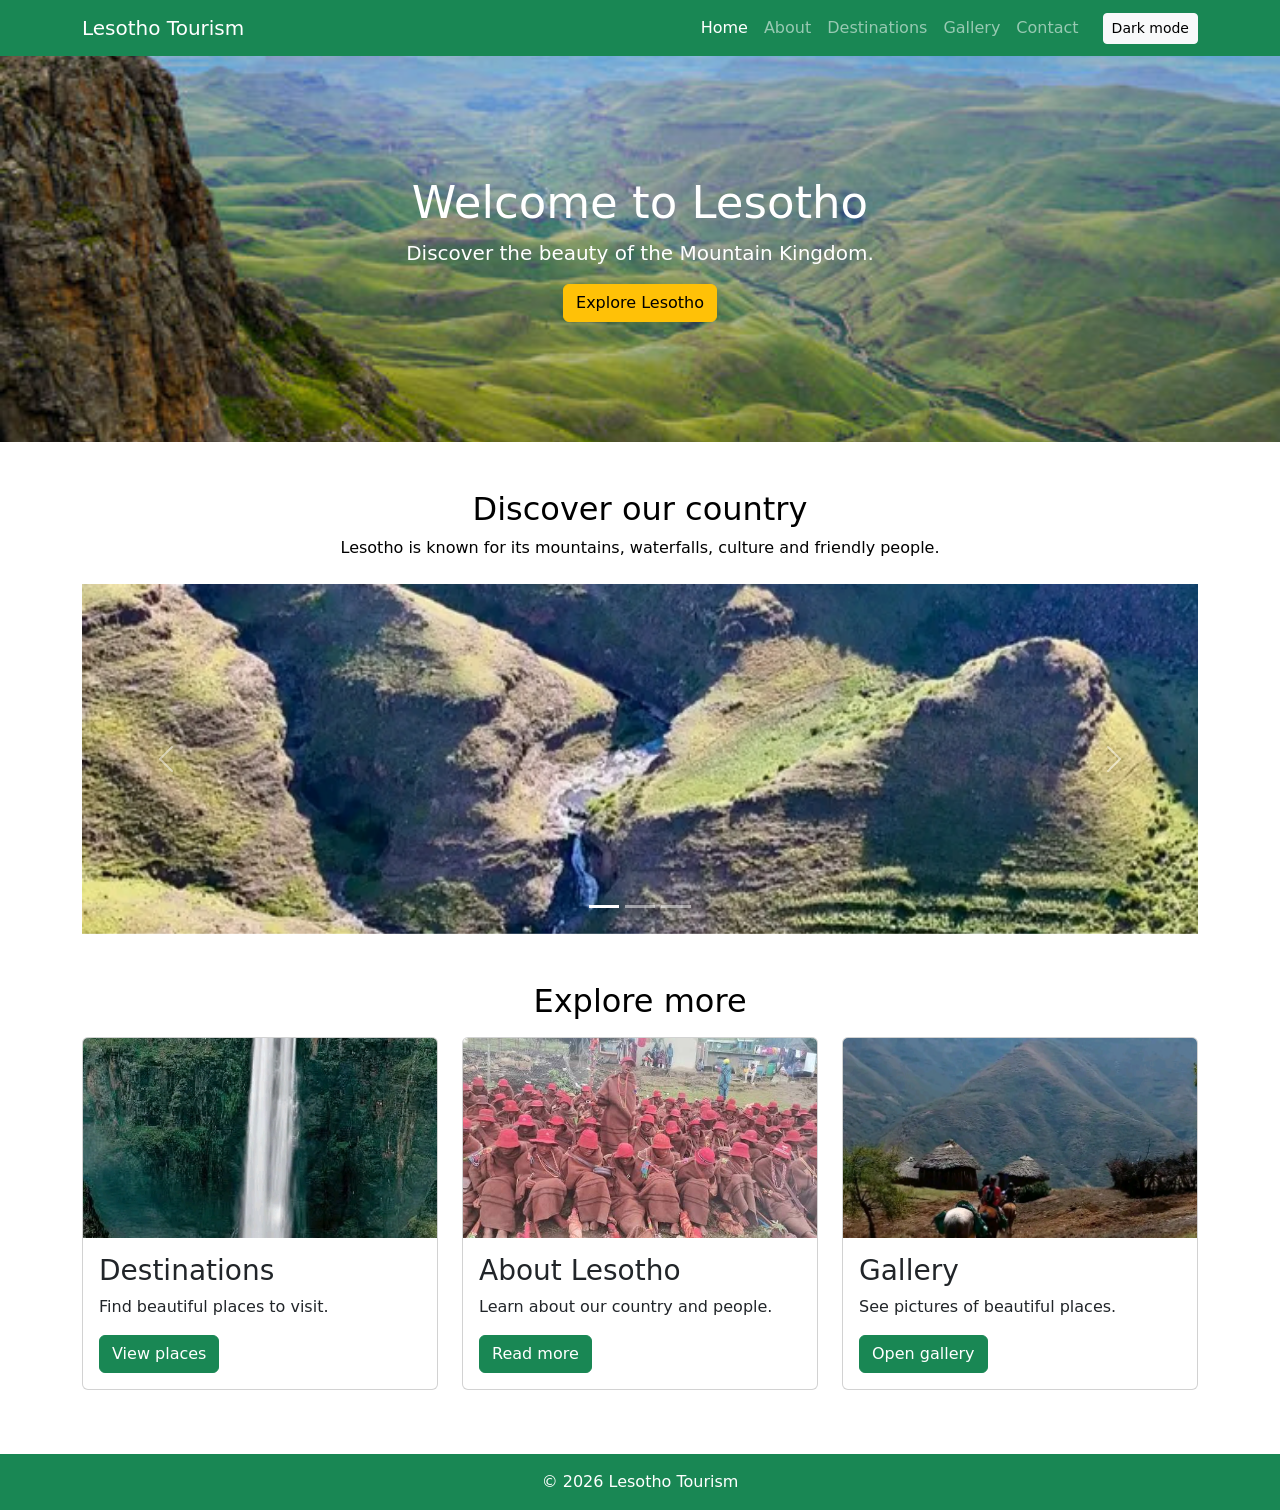
<file: index.html>
<!DOCTYPE html>
<html lang="en">
    <head>
        <meta charset="utf-8">
        <meta content="width=device-width, initial-scale=1.0" name="viewport">
        <title>Lesotho Tourism - Home</title>
        <link href="https://cdn.jsdelivr.net/npm/bootstrap@5.3.3/dist/css/bootstrap.min.css" rel="stylesheet">
        <link rel="stylesheet" href="style.css">
    </head>
    <body>
        <header>
            <nav class="navbar navbar-expand-lg navbar-dark bg-success">
                <div class="container">
                    <a class="navbar-brand" href="index.html">Lesotho Tourism</a>

                    <button class="navbar-toggler" data-bs-target="#menu" data-bs-toggle="collapse" type="button">
                        <span class="navbar-toggler-icon"></span>
                    </button>

                    <div class="collapse navbar-collapse" id="menu">
                        <ul class="navbar-nav ms-auto">
                            <li class="nav-item">
                                <a class="nav-link active" href="index.html">Home</a>
                            </li>
                            <li class="nav-item">
                                <a class="nav-link" href="about.html">About</a>
                            </li>
                            <li class="nav-item">
                                <a class="nav-link" href="destinations.html">Destinations</a>
                            </li>
                            <li class="nav-item">
                                <a class="nav-link" href="gallery.html">Gallery</a>
                            </li>
                            <li class="nav-item">
                                <a class="nav-link" href="contact.html">Contact</a>
                            </li>
                        </ul>

                        <button class="btn btn-light btn-sm ms-lg-3" id="themeButton">Dark mode</button>
                    </div>
                </div>
            </nav>
        </header>

        <main>
            <section class="home">
                <div class="container">
                    <h1>Welcome to Lesotho</h1>
                    <p>Discover the beauty of the Mountain Kingdom.</p>
                    <a class="btn btn-warning" href="destinations.html">Explore Lesotho</a>
                </div>
            </section>

            <section class="container mt-5">
                <h2 class="text-center">Discover our country</h2>
                <p class="text-center">Lesotho is known for its mountains, waterfalls, culture and friendly people.</p>

                <div class="carousel slide mt-4" data-bs-ride="carousel" id="myCarousel">
                    <div class="carousel-indicators">
                        <button class="active" data-bs-slide-to="0" data-bs-target="#myCarousel" type="button"></button>
                        <button data-bs-slide-to="1" data-bs-target="#myCarousel" type="button"></button>
                        <button data-bs-slide-to="2" data-bs-target="#myCarousel" type="button"></button>
                    </div>

                    <div class="carousel-inner">
                        <div class="carousel-item active">
                            <img alt="Lesotho mountains" class="d-block w-100" src="mountains.jpg">
                        </div>

                        <div class="carousel-item">
                            <img alt="Lesotho scenery" class="d-block w-100" src="scenery.jpg">
                        </div>

                        <div class="carousel-item">
                            <img alt="Lesotho nature" class="d-block w-100" src="nature.jpg">
                        </div>
                    </div>

                    <button class="carousel-control-prev" data-bs-slide="prev" data-bs-target="#myCarousel" type="button">
                        <span class="carousel-control-prev-icon"></span>
                    </button>

                    <button class="carousel-control-next" data-bs-slide="next" data-bs-target="#myCarousel" type="button">
                        <span class="carousel-control-next-icon"></span>
                    </button>
                </div>
            </section>

            <section class="container mt-5 mb-5">
                <h2 class="text-center">Explore more</h2>

                <div class="row mt-3">
                    <div class="col-md-4 mb-3">
                        <div class="card h-100">
                            <img alt="Tourist place" class="card-img-top" src="maletsunyane.jpg">
                            <div class="card-body">
                                <h3>Destinations</h3>
                                <p>Find beautiful places to visit.</p>
                                <a class="btn btn-success" href="destinations.html">View places</a>
                            </div>
                        </div>
                    </div>

                    <div class="col-md-4 mb-3">
                        <div class="card h-100">
                            <img alt="Lesotho culture" class="card-img-top" src="makoloane.jpg">
                            <div class="card-body">
                                <h3>About Lesotho</h3>
                                <p>Learn about our country and people.</p>
                                <a class="btn btn-success" href="about.html">Read more</a>
                            </div>
                        </div>
                    </div>

                    <div class="col-md-4 mb-3">
                        <div class="card h-100">
                            <img alt="Lesotho scenery" class="card-img-top" src="scenery.jpg">
                            <div class="card-body">
                                <h3>Gallery</h3>
                                <p>See pictures of beautiful places.</p>
                                <a class="btn btn-success" href="gallery.html">Open gallery</a>
                            </div>
                        </div>
                    </div>
                </div>
            </section>
        </main>

        <footer class="bg-success text-white text-center p-3 mt-5">
            © 2026 Lesotho Tourism
        </footer>

        <script src="https://cdn.jsdelivr.net/npm/bootstrap@5.3.3/dist/js/bootstrap.bundle.min.js"></script>
        <script src="script.js"></script>
    </body>
</html>
</file>
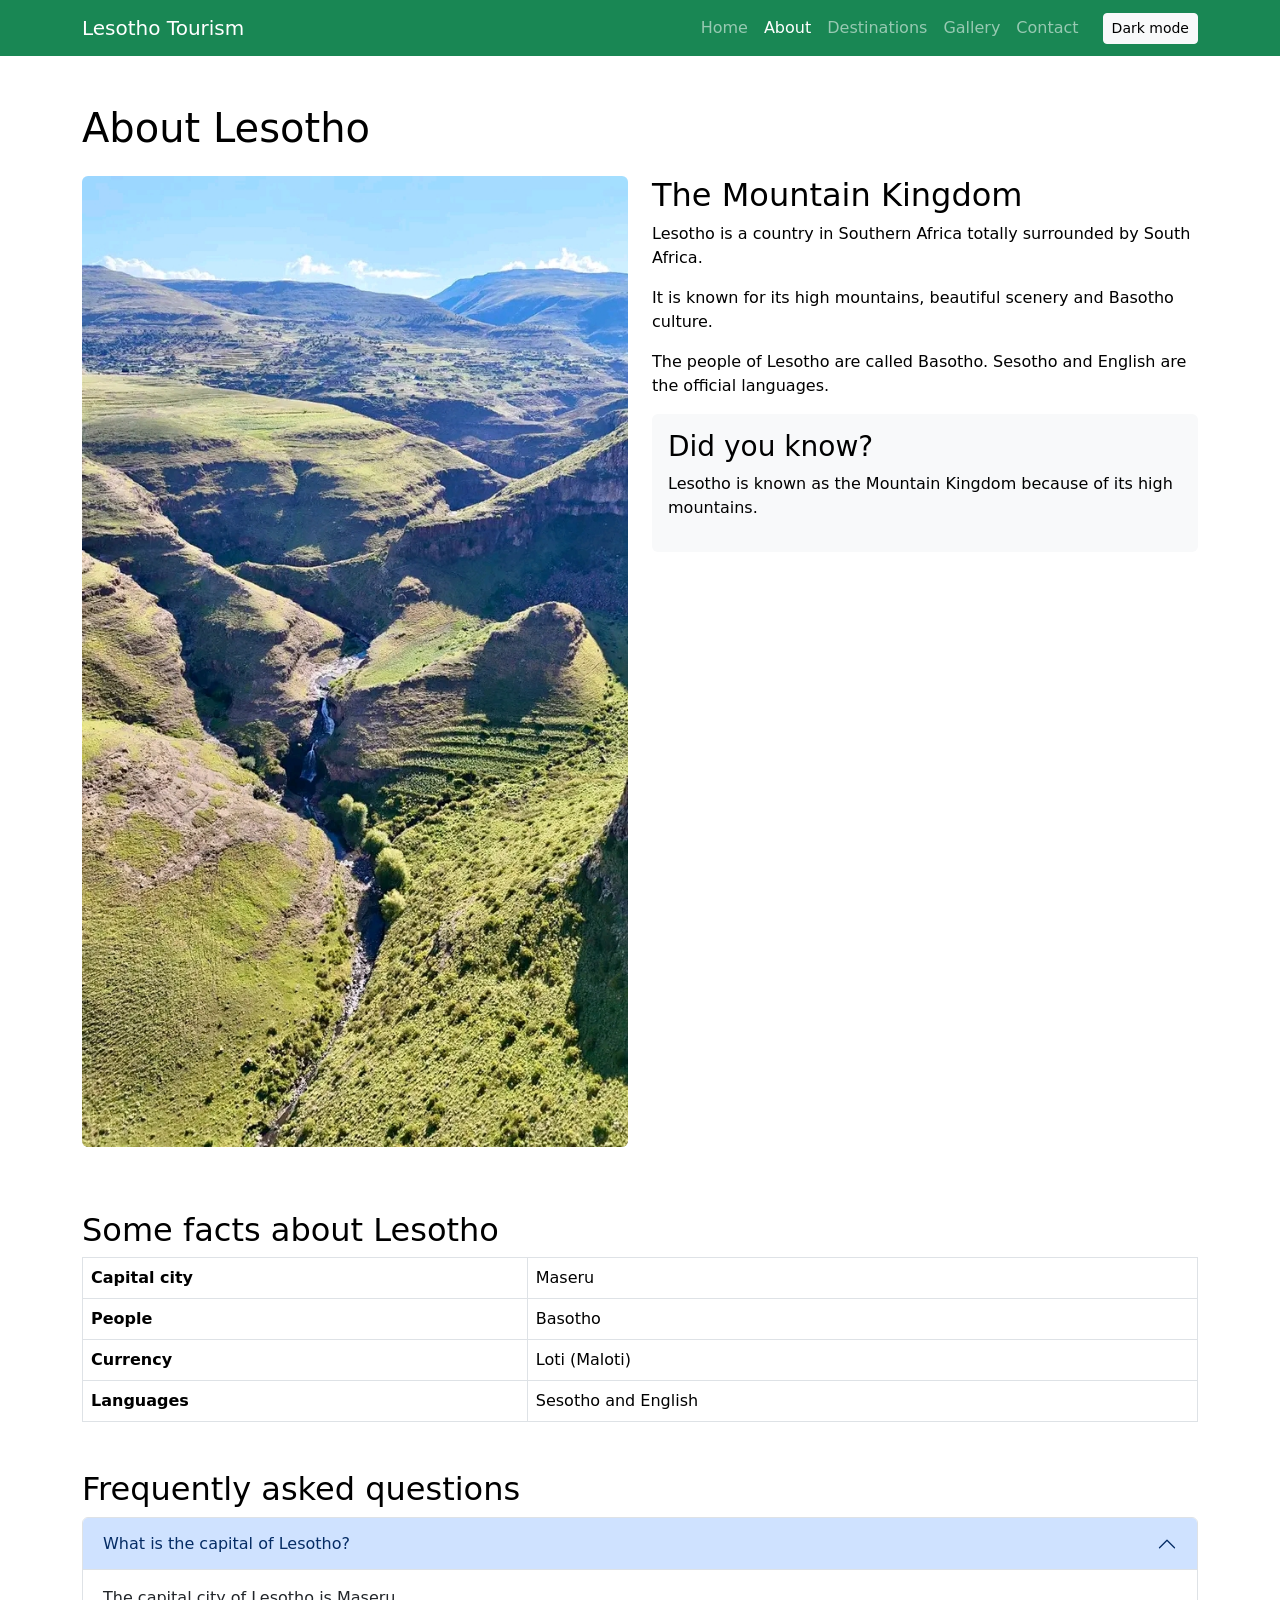
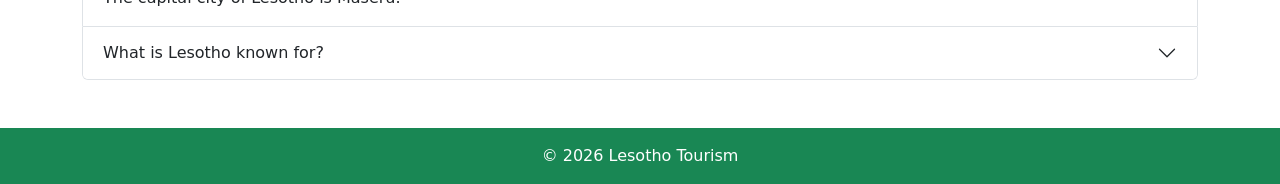
<file: about.html>
<!DOCTYPE html>
<html lang="en">
    <head>
        <meta charset="utf-8">
        <meta content="width=device-width, initial-scale=1.0" name="viewport">
        <title>About Lesotho</title>
        <link href="https://cdn.jsdelivr.net/npm/bootstrap@5.3.3/dist/css/bootstrap.min.css" rel="stylesheet">
        <link href="style.css" rel="stylesheet">
    </head>
    <body>
        <header>
            <nav class="navbar navbar-expand-lg navbar-dark bg-success">
                <div class="container">
                    <a class="navbar-brand" href="index.html">Lesotho Tourism</a>

                    <button class="navbar-toggler" data-bs-target="#menu" data-bs-toggle="collapse" type="button">
                        <span class="navbar-toggler-icon"></span>
                    </button>

                    <div class="collapse navbar-collapse" id="menu">
                        <ul class="navbar-nav ms-auto">
                            <li class="nav-item">
                                <a class="nav-link" href="index.html">Home</a>
                            </li>
                            <li class="nav-item">
                                <a class="nav-link active" href="about.html">About</a>
                            </li>
                            <li class="nav-item">
                                <a class="nav-link" href="destinations.html">Destinations</a>
                            </li>
                            <li class="nav-item">
                                <a class="nav-link" href="gallery.html">Gallery</a>
                            </li>
                            <li class="nav-item">
                                <a class="nav-link" href="contact.html">Contact</a>
                            </li>
                        </ul>

                        <button class="btn btn-light btn-sm ms-lg-3" id="themeButton">Dark mode</button>
                    </div>
                </div>
            </nav>
        </header>

        <main>
            <section class="container mt-5">
                <h1>About Lesotho</h1>

                <div class="row mt-4">
                    <div class="col-md-6 mb-3">
                        <img alt="Lesotho mountains" class="img-fluid rounded" src="mountains.jpg">
                    </div>

                    <div class="col-md-6">
                        <article>
                            <h2>The Mountain Kingdom</h2>
                            <p>Lesotho is a country in Southern Africa totally surrounded by South Africa.</p>
                            <p>It is known for its high mountains, beautiful scenery and Basotho culture.</p>
                            <p>The people of Lesotho are called Basotho. Sesotho and English are the official languages.</p>
                        </article>

                        <aside class="bg-light p-3 rounded">
                            <h3>Did you know?</h3>
                            <p>Lesotho is known as the Mountain Kingdom because of its high mountains.</p>
                        </aside>
                    </div>
                </div>
            </section>

            <section class="container mt-5">
                <h2>Some facts about Lesotho</h2>

                <table class="table table-bordered">
                    <tr>
                        <th>Capital city</th>
                        <td>Maseru</td>
                    </tr>
                    <tr>
                        <th>People</th>
                        <td>Basotho</td>
                    </tr>
                    <tr>
                        <th>Currency</th>
                        <td>Loti (Maloti)</td>
                    </tr>
                    <tr>
                        <th>Languages</th>
                        <td>Sesotho and English</td>
                    </tr>
                </table>
            </section>

            <section class="container mt-5 mb-5">
                <h2>Frequently asked questions</h2>

                <div class="accordion" id="questions">
                    <div class="accordion-item">
                        <h3 class="accordion-header">
                            <button class="accordion-button" data-bs-target="#one" data-bs-toggle="collapse" type="button">
                                What is the capital of Lesotho?
                            </button>
                        </h3>

                        <div class="accordion-collapse collapse show" data-bs-parent="#questions" id="one">
                            <div class="accordion-body">
                                The capital city of Lesotho is Maseru.
                            </div>
                        </div>
                    </div>

                    <div class="accordion-item">
                        <h3 class="accordion-header">
                            <button class="accordion-button collapsed" data-bs-target="#two" data-bs-toggle="collapse" type="button">
                                What is Lesotho known for?
                            </button>
                        </h3>

                        <div class="accordion-collapse collapse" data-bs-parent="#questions" id="two">
                            <div class="accordion-body">
                                Lesotho is known for its mountains, culture and natural beauty.
                            </div>
                        </div>
                    </div>
                </div>
            </section>
        </main>

        <footer class="bg-success text-white text-center p-3 mt-5">
            © 2026 Lesotho Tourism
        </footer>

        <script src="https://cdn.jsdelivr.net/npm/bootstrap@5.3.3/dist/js/bootstrap.bundle.min.js"></script>
        <script src="script.js"></script>
    </body>
    </html>
</file>
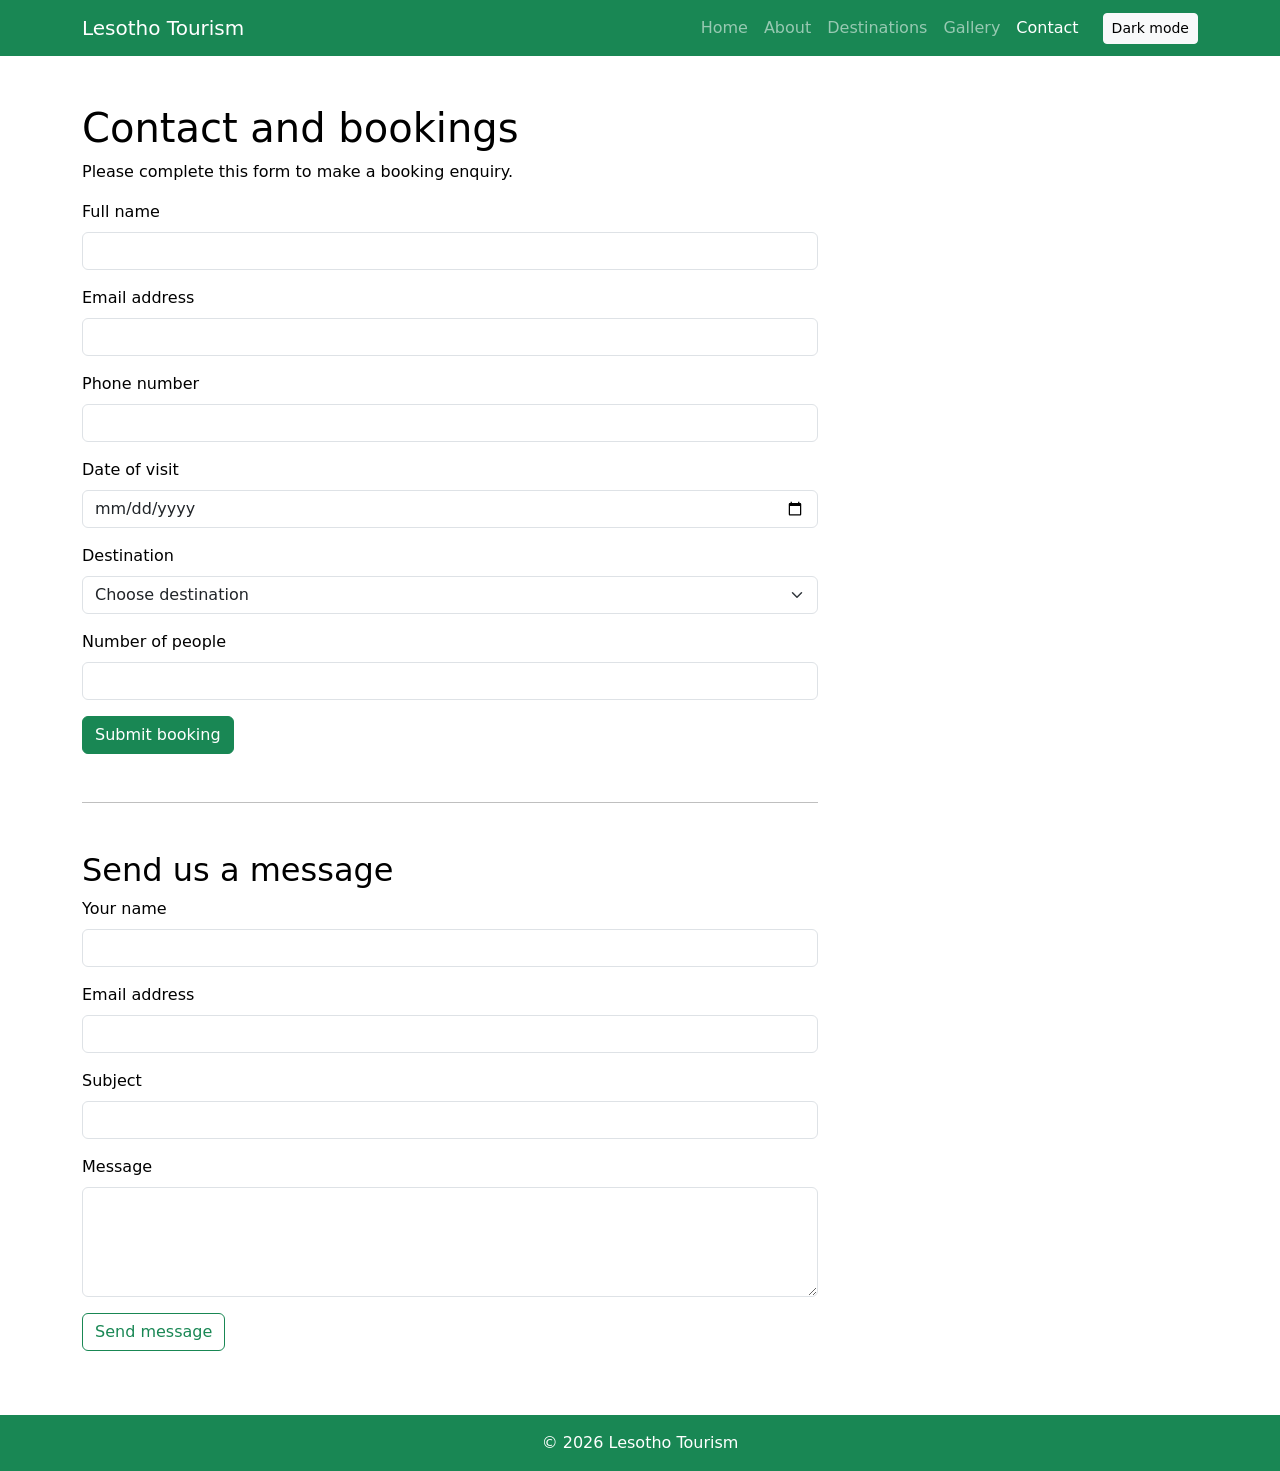
<file: contact.html>
<!DOCTYPE html>
<html lang="en">
    <head>
        <meta charset="utf-8">
        <meta content="width=device-width, initial-scale=1.0" name="viewport">
        <title>Contact and booking</title>
        <link href="https://cdn.jsdelivr.net/npm/bootstrap@5.3.3/dist/css/bootstrap.min.css" rel="stylesheet">
        <link href="style.css" rel="stylesheet">
    </head>
    <body>
        <header>
            <nav class="navbar navbar-expand-lg navbar-dark bg-success">
                <div class="container">
                    <a class="navbar-brand" href="index.html">Lesotho Tourism</a>

                    <button class="navbar-toggler" data-bs-target="#menu" data-bs-toggle="collapse" type="button">
                        <span class="navbar-toggler-icon"></span>
                    </button>

                    <div class="collapse navbar-collapse" id="menu">
                        <ul class="navbar-nav ms-auto">
                            <li class="nav-item">
                                <a class="nav-link" href="index.html">Home</a>
                            </li>
                            <li class="nav-item">
                                <a class="nav-link" href="about.html">About</a>
                            </li>
                            <li class="nav-item">
                                <a class="nav-link" href="destinations.html">Destinations</a>
                            </li>
                            <li class="nav-item">
                                <a class="nav-link" href="gallery.html">Gallery</a>
                            </li>
                            <li class="nav-item">
                                <a class="nav-link active" href="contact.html">Contact</a>
                            </li>
                        </ul>

                        <button class="btn btn-light btn-sm ms-lg-3" id="themeButton">Dark mode</button>
                    </div>
                </div>
            </nav>
        </header>

        <main>
            <section class="container mt-5 mb-5">
                <h1>Contact and bookings</h1>
                <p>Please complete this form to make a booking enquiry.</p>

                <div class="row">
                    <div class="col-md-8">
                        <form id="bookingForm">
                            <div class="mb-3">
                                <label class="form-label" for="name">Full name</label>
                                <input class="form-control" id="name" required type="text">
                            </div>

                            <div class="mb-3">
                                <label class="form-label" for="email">Email address</label>
                                <input class="form-control" id="email" required type="email">
                            </div>

                            <div class="mb-3">
                                <label class="form-label" for="phone">Phone number</label>
                                <input class="form-control" id="phone" required type="tel">
                            </div>

                            <div class="mb-3">
                                <label class="form-label" for="date">Date of visit</label>
                                <input class="form-control" id="date" required type="date">
                            </div>

                            <div class="mb-3">
                                <label class="form-label" for="destination">Destination</label>
                                <select class="form-select" id="destination" required>
                                    <option value="">Choose destination</option>
                                    <option>Maletsunyane Falls</option>
                                    <option>Katse Dam</option>
                                    <option>Thaba Bosiu Heritage Site</option>
                                    <option>Sehlabathebe National Park</option>
                                    <option>Afriski</option>
                                    <option>Liphofung Cave</option>
                                </select>
                            </div>

                            <div class="mb-3">
                                <label class="form-label" for="people">Number of people</label>
                                <input class="form-control" id="people" max="50" min="1" required type="number">
                            </div>

                            <button class="btn btn-success" type="submit">Submit booking</button>
                        </form>

                        <p class="mt-3" id="message"></p>

                        <hr class="my-5">

                        <h2>Send us a message</h2>

                        <form id="contactForm">
                            <div class="mb-3">
                                <label class="form-label" for="contactName">Your name</label>
                                <input class="form-control" id="contactName" required type="text">
                            </div>

                            <div class="mb-3">
                                <label class="form-label" for="contactEmail">Email address</label>
                                <input class="form-control" id="contactEmail" required type="email">
                            </div>

                            <div class="mb-3">
                                <label class="form-label" for="subject">Subject</label>
                                <input class="form-control" id="subject" required type="text">
                            </div>

                            <div class="mb-3">
                                <label class="form-label" for="contactText">Message</label>
                                <textarea class="form-control" id="contactText" required rows="4"></textarea>
                            </div>

                            <button class="btn btn-outline-success" type="submit">Send message</button>
                        </form>

                        <p class="mt-3" id="contactMessage"></p>
                    </div>
                </div>
            </section>
        </main>

        <footer class="bg-success text-white text-center p-3 mt-5">
            © 2026 Lesotho Tourism
        </footer>

        <script src="https://cdn.jsdelivr.net/npm/bootstrap@5.3.3/dist/js/bootstrap.bundle.min.js"></script>
        <script src="script.js"></script>
    </body                              
</html>
</file>
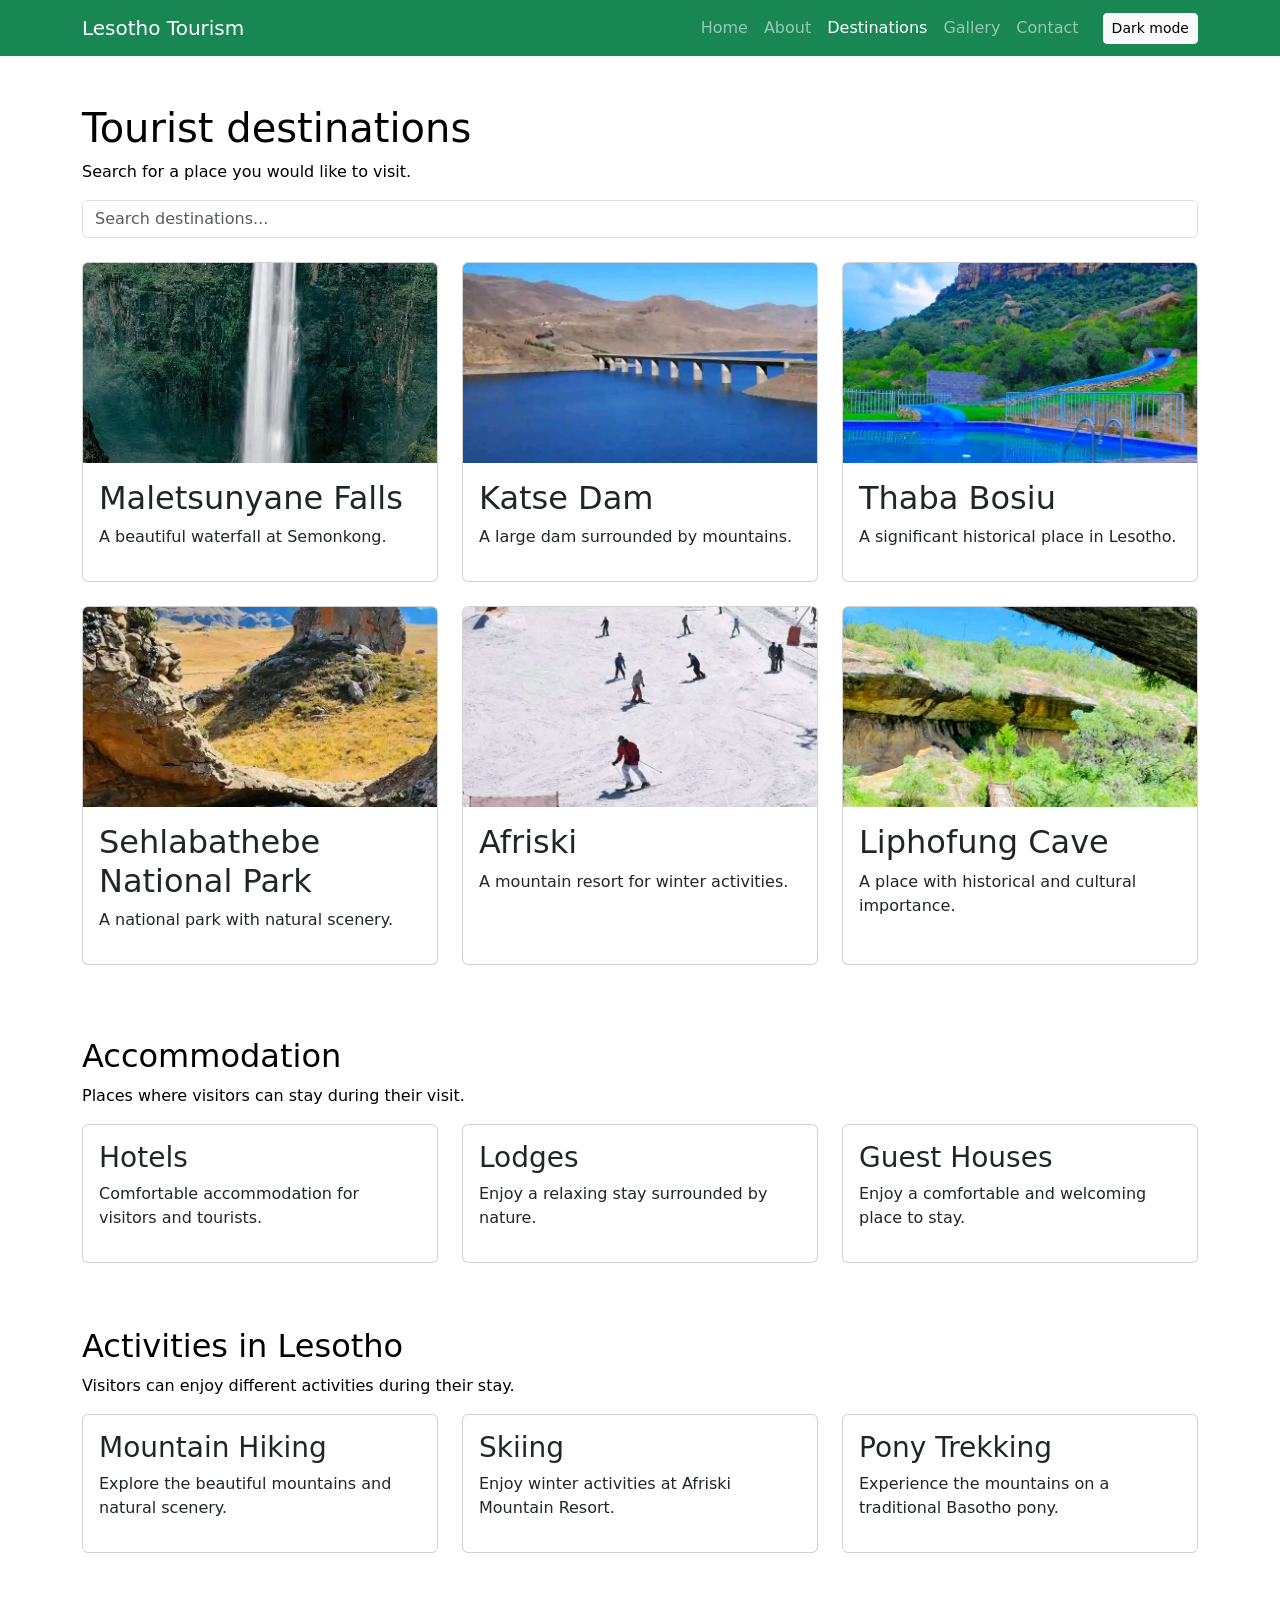
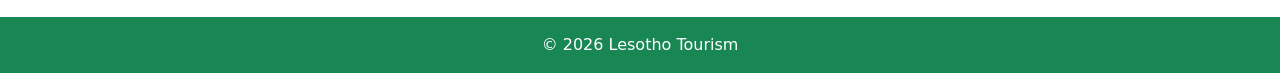
<file: destinations.html>
<!DOCTYPE html>
<html lang="en">
    <head>
        <meta charset="utf-8">
        <meta content="width=device-width, initial-scale=1.0" name="viewport">
        <title>Tourist destinations</title>
        <link href="https://cdn.jsdelivr.net/npm/bootstrap@5.3.3/dist/css/bootstrap.min.css" rel="stylesheet">
        <link href="style.css" rel="stylesheet">
    </head>
    <body>
        <header>
            <nav class="navbar navbar-expand-lg navbar-dark bg-success">
                <div class="container">
                    <a class="navbar-brand" href="index.html">Lesotho Tourism</a>

                    <button class="navbar-toggler" data-bs-target="#menu" data-bs-toggle="collapse" type="button">
                        <span class="navbar-toggler-icon"></span>
                    </button>

                    <div class="collapse navbar-collapse" id="menu">
                        <ul class="navbar-nav ms-auto">
                            <li class="nav-item">
                                <a class="nav-link" href="index.html">Home</a>
                            </li>
                            <li class="nav-item">
                                <a class="nav-link" href="about.html">About</a>
                            </li>
                            <li class="nav-item">
                                <a class="nav-link active" href="destinations.html">Destinations</a>
                            </li>
                            <li class="nav-item">
                                <a class="nav-link" href="gallery.html">Gallery</a>
                            </li>
                            <li class="nav-item">
                                <a class="nav-link" href="contact.html">Contact</a>
                            </li>
                        </ul>

                        <button class="btn btn-light btn-sm ms-lg-3" id="themeButton">Dark mode</button>
                    </div>
                </div>
            </nav>
        </header>

        <main>
            <section class="container mt-5">
                <h1>Tourist destinations</h1>
                <p>Search for a place you would like to visit.</p>

                <input class="form-control mb-4" id="search" placeholder="Search destinations..." type="text">

                <div class="row" id="places">
                    <div class="col-md-4 mb-4 place">
                        <div class="card h-100">
                            <img alt="Maletsunyane Falls" class="card-img-top" src="maletsunyane.jpg">
                            <div class="card-body">
                                <h2>Maletsunyane Falls</h2>
                                <p>A beautiful waterfall at Semonkong.</p>
                            </div>
                        </div>
                    </div>

                    <div class="col-md-4 mb-4 place">
                        <div class="card h-100">
                            <img alt="Katse Dam" class="card-img-top" src="katse.jpg">
                            <div class="card-body">
                                <h2>Katse Dam</h2>
                                <p>A large dam surrounded by mountains.</p>
                            </div>
                        </div>
                    </div>

                    <div class="col-md-4 mb-4 place">
                        <div class="card h-100">
                            <img alt="Thaba Bosiu" class="card-img-top" src="qiloane.jpg">
                            <div class="card-body">
                                <h2>Thaba Bosiu</h2>
                                <p>A significant historical place in Lesotho.</p>
                            </div>
                        </div>
                    </div>

                    <div class="col-md-4 mb-4 place">
                        <div class="card h-100">
                            <img alt="Sehlabathebe" class="card-img-top" src="sehlabathebe.jpg">
                            <div class="card-body">
                                <h2>Sehlabathebe National Park</h2>
                                <p>A national park with natural scenery.</p>
                            </div>
                        </div>
                    </div>

                    <div class="col-md-4 mb-4 place">
                        <div class="card h-100">
                            <img alt="Afriski" class="card-img-top" src="afriski.jpg">
                            <div class="card-body">
                                <h2>Afriski</h2>
                                <p>A mountain resort for winter activities.</p>
                            </div>
                        </div>
                    </div>

                    <div class="col-md-4 mb-4 place">
                        <div class="card h-100">
                            <img alt="Liphofung Cave" class="card-img-top" src="liphofung.jpg">
                            <div class="card-body">
                                <h2>Liphofung Cave</h2>
                                <p>A place with historical and cultural importance.</p>
                            </div>
                        </div>
                    </div>
                </div>

                <p class="text-danger" id="noResults" style="display: none;">No destination found.</p>
            </section>

            <section class="container mt-5">
                <h2>Accommodation</h2>
                <p>Places where visitors can stay during their visit.</p>

                <div class="row">
                    <div class="col-md-4 mb-3">
                        <div class="card h-100">
                            <div class="card-body">
                                <h3>Hotels</h3>
                                <p>Comfortable accommodation for visitors and tourists.</p>
                            </div>
                        </div>
                    </div>

                    <div class="col-md-4 mb-3">
                        <div class="card h-100">
                            <div class="card-body">
                                <h3>Lodges</h3>
                                <p>Enjoy a relaxing stay surrounded by nature.</p>
                            </div>
                        </div>
                    </div>

                    <div class="col-md-4 mb-3">
                        <div class="card h-100">
                            <div class="card-body">
                                <h3>Guest Houses</h3>
                                <p>Enjoy a comfortable and welcoming place to stay.</p>
                            </div>
                        </div>
                    </div>
                </div>
            </section>

            <section class="container mt-5 mb-5">
                <h2>Activities in Lesotho</h2>
                <p>Visitors can enjoy different activities during their stay.</p>

                <div class="row">
                    <div class="col-md-4 mb-3">
                        <div class="card h-100">
                            <div class="card-body">
                                <h3>Mountain Hiking</h3>
                                <p>Explore the beautiful mountains and natural scenery.</p>
                            </div>
                        </div>
                    </div>

                    <div class="col-md-4 mb-3">
                        <div class="card h-100">
                            <div class="card-body">
                                <h3>Skiing</h3>
                                <p>Enjoy winter activities at Afriski Mountain Resort.</p>
                            </div>
                        </div>
                    </div>

                    <div class="col-md-4 mb-3">
                        <div class="card h-100">
                            <div class="card-body">
                                <h3>Pony Trekking</h3>
                                <p>Experience the mountains on a traditional Basotho pony.</p>
                            </div>
                        </div>
                    </div>
                </div>
            </section>
        </main>

        <footer class="bg-success text-white text-center p-3 mt-5">
            © 2026 Lesotho Tourism
        </footer>

        <script src="https://cdn.jsdelivr.net/npm/bootstrap@5.3.3/dist/js/bootstrap.bundle.min.js"></script>
        <script src="script.js"></script>
    </body>
</html>
</file>
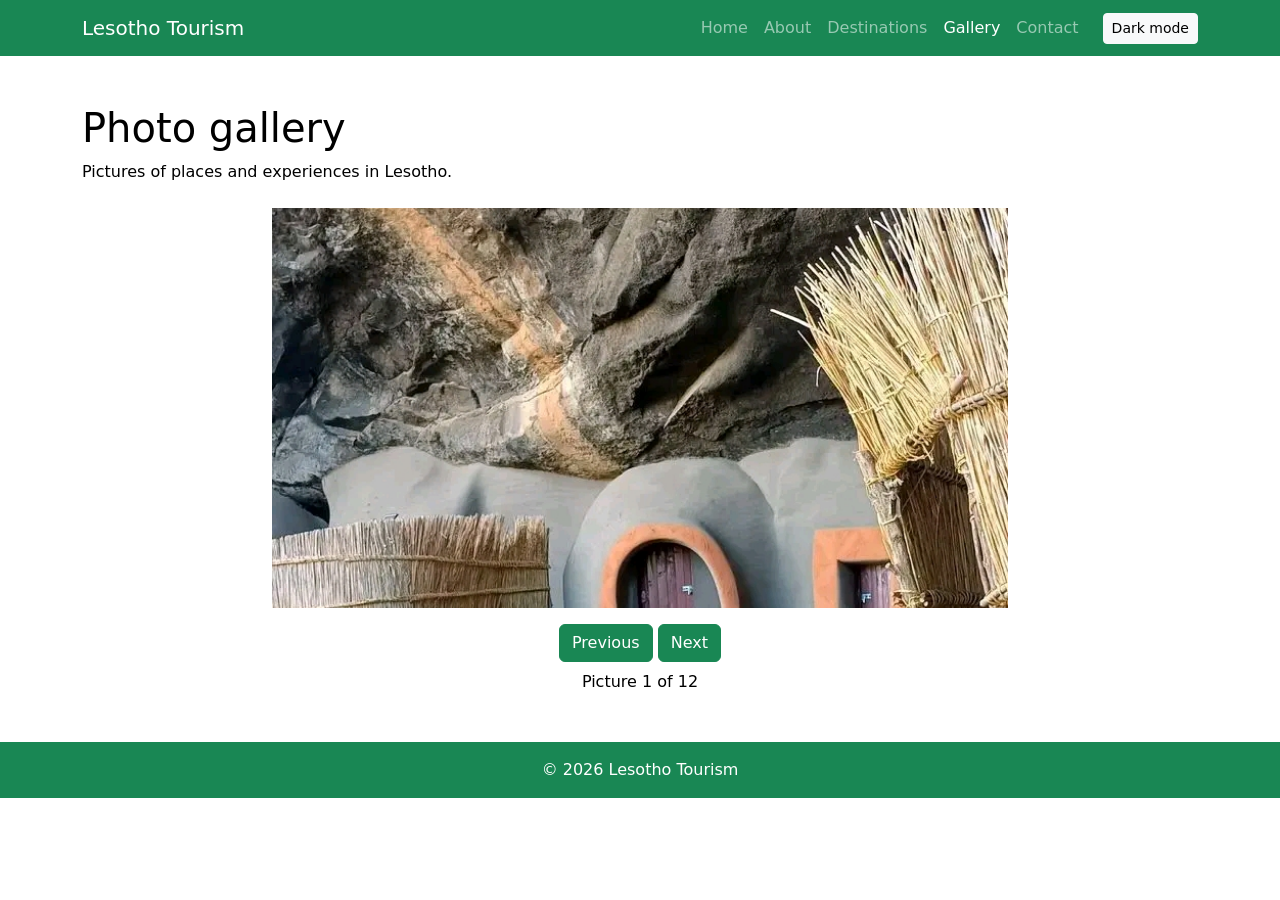
<file: gallery.html>
<!DOCTYPE html>
<html lang="en">
    <head>
        <meta charset="utf-8">
        <meta content="width=device-width, initial-scale=1.0" name="viewport">
        <title>Photo gallery</title>
        <link href="https://cdn.jsdelivr.net/npm/bootstrap@5.3.3/dist/css/bootstrap.min.css" rel="stylesheet">
        <link href="style.css" rel="stylesheet">
    </head>
    <body>
        <header>
            <nav class="navbar navbar-expand-lg navbar-dark bg-success">
                <div class="container">
                    <a class="navbar-brand" href="index.html">Lesotho Tourism</a>

                    <button class="navbar-toggler" data-bs-target="#menu" data-bs-toggle="collapse" type="button">
                        <span class="navbar-toggler-icon"></span>
                    </button>

                    <div class="collapse navbar-collapse" id="menu">
                        <ul class="navbar-nav ms-auto">
                            <li class="nav-item">
                                <a class="nav-link" href="index.html">Home</a>
                            </li>
                            <li class="nav-item">
                                <a class="nav-link" href="about.html">About</a>
                            </li>
                            <li class="nav-item">
                                <a class="nav-link" href="destinations.html">Destinations</a>
                            </li>
                            <li class="nav-item">
                                <a class="nav-link active" href="gallery.html">Gallery</a>
                            </li>
                            <li class="nav-item">
                                <a class="nav-link" href="contact.html">Contact</a>
                            </li>
                        </ul>

                        <button class="btn btn-light btn-sm ms-lg-3" id="themeButton">Dark mode</button>
                    </div>
                </div>
            </nav>
        </header>

        <main>
            <section class="container mt-5 mb-5">
                <h1>Photo gallery</h1>
                <p>Pictures of places and experiences in Lesotho.</p>

                <div class="row mt-4">
                    <div class="col-12 col-md-8 mx-auto mb-3">
                        <img alt="Lesotho scenery" class="img-fluid gallery-picture" src="scenery_one.jpg">
                        <img alt="Lesotho scenery" class="img-fluid gallery-picture" src="scenery_two.jpg">
                        <img alt="Lesotho scenery" class="img-fluid gallery-picture" src="scenery_three.jpg">
                        <img alt="Lesotho scenery" class="img-fluid gallery-picture" src="scenery_four.jpg">
                        <img alt="Lesotho scenery" class="img-fluid gallery-picture" src="scenery_five.jpg">
                        <img alt="Lesotho scenery" class="img-fluid gallery-picture" src="scenery_six.jpg">
                        <img alt="Lesotho scenery" class="img-fluid gallery-picture" src="scenery_seven.jpg">
                        <img alt="Lesotho scenery" class="img-fluid gallery-picture" src="scenery_eight.jpg">
                        <img alt="Lesotho scenery" class="img-fluid gallery-picture" src="scenery_nine.jpg">
                        <img alt="Lesotho scenery" class="img-fluid gallery-picture" src="scenery_ten.jpg">
                        <img alt="Lesotho scenery" class="img-fluid gallery-picture" src="scenery_eleven.jpg">
                        <img alt="Lesotho scenery" class="img-fluid gallery-picture" src="scenery_twelve.jpg">
                    </div>
                </div>

                <div class="text-center">
                    <button class="btn btn-success" id="previous" type="button">Previous</button>
                    <button class="btn btn-success" id="next" type="button">Next</button>
                </div>

                <p class="text-center mt-2" id="photoNumber">Picture 1 of 6</p>
            </section>
        </main>

        <footer class="bg-success text-white text-center p-3 mt-5">
            © 2026 Lesotho Tourism
        </footer>

        <script src="https://cdn.jsdelivr.net/npm/bootstrap@5.3.3/dist/js/bootstrap.bundle.min.js"></script>
        <script src="script.js"></script>
    </body>
</html>
</file>
<file: style.css>
body {
    margin: 0;
    background-color: white;
    color: black;
}

.home {
    background-image: url("lesotho.jpg");
    background-size: cover;
    background-position: center;
    color: white;
    padding: 120px 20px;
    text-align: center;
}

.home h1 {
    font-size: 45px;
    color: white;
}

.home p {
    font-size: 20px;
}

.carousel img {
    height: 350px;
    object-fit: cover;
}

.card img {
    height: 200px;
    object-fit: cover;
}

.gallery-picture {
    width: 100%;
    height: 400px;
    object-fit: cover;
    display: none;
}

.gallery-picture:hover {
    opacity: 0.7;
}

.dark {
    background-color: black;
    color: white;
}

.dark .card {
    background-color: dimgray;
    color: white;
}

.dark .accordion-item {
    background-color: dimgray;
    color: white;
}

.dark .accordion-button {
    background-color: dimgray;
    color: white;
}

.dark aside {
    background-color: dimgray !important;
    color: white;
}

.dark .table {
    color: white;
}

.dark .form-control,
.dark .form-select {
    background-color: dimgray;
    color: white;
}

@media screen and (max-width: 600px) {
    .home {
        padding: 80px 15px;
    }

    .home h1 {
        font-size: 32px;
    }

    .carousel img {
        height: 220px;
    }

    .gallery-picture {
        height: 250px;
    }
}
</file>
